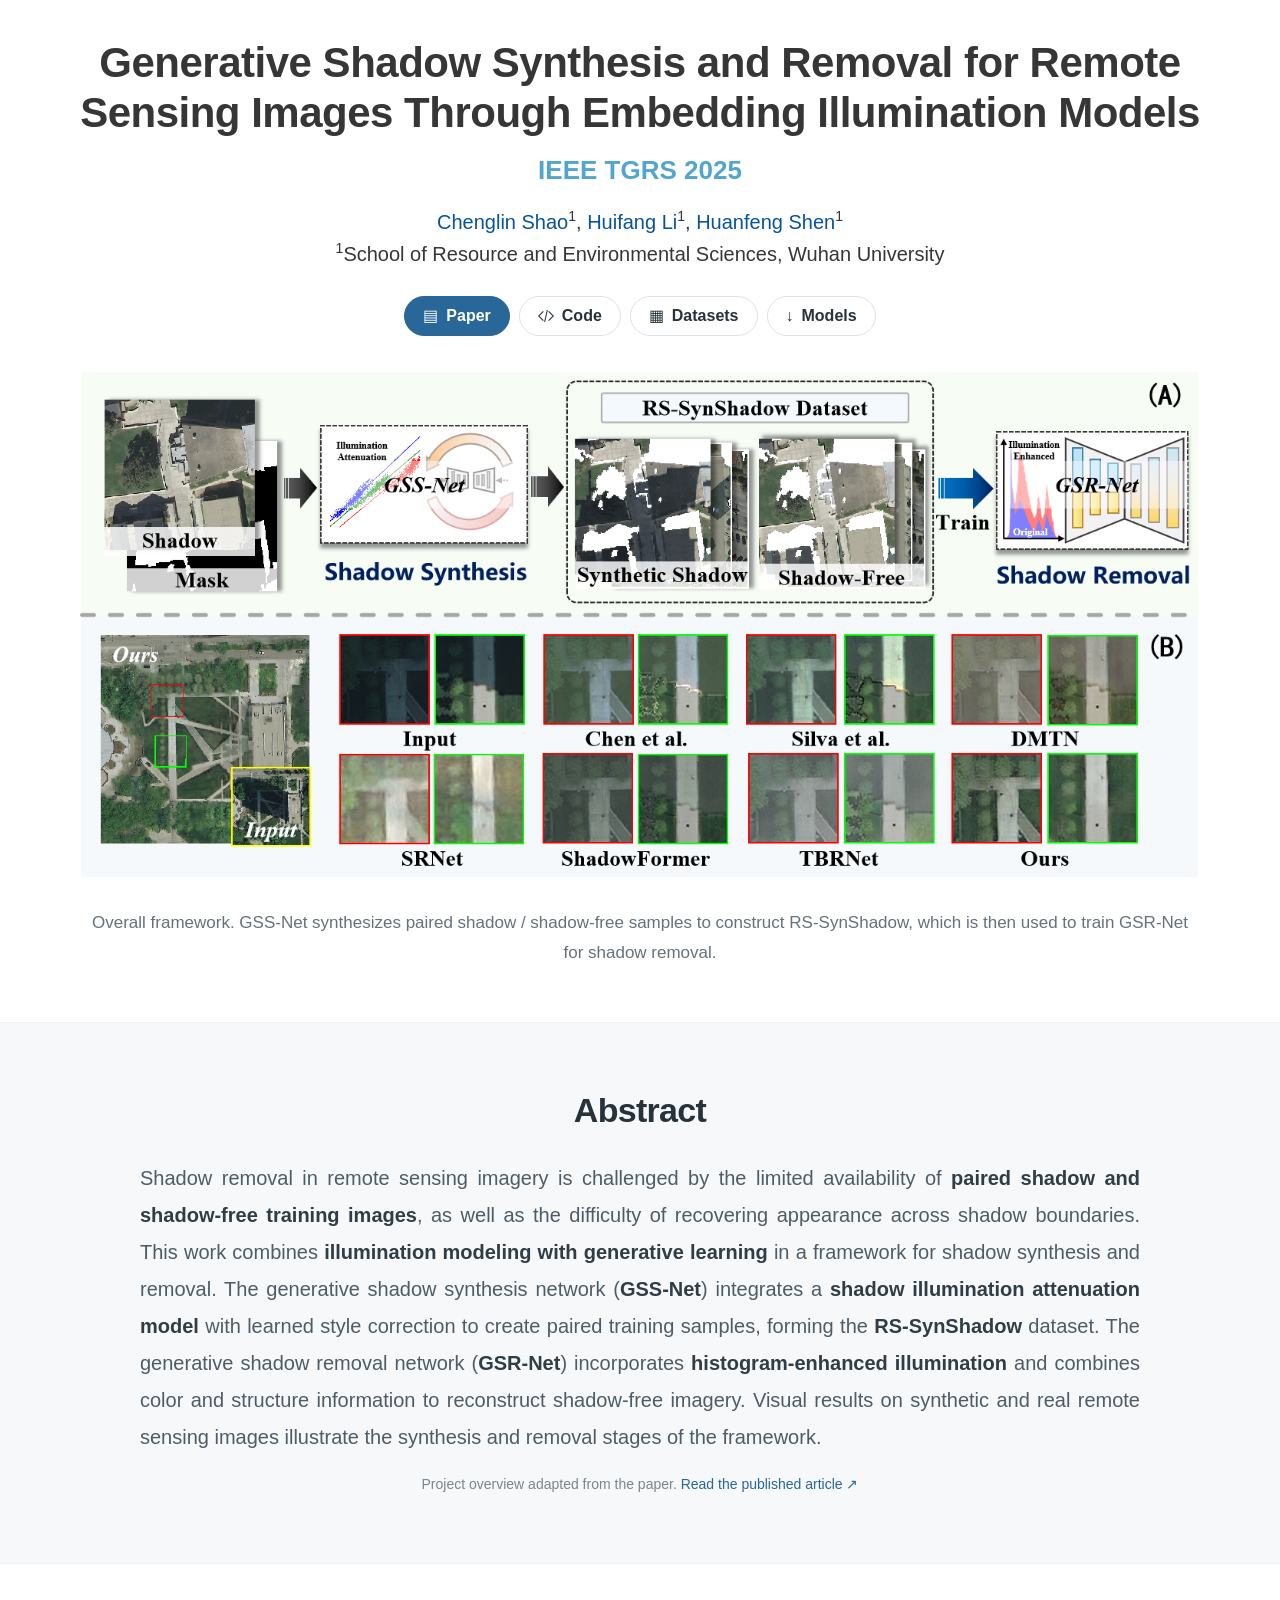
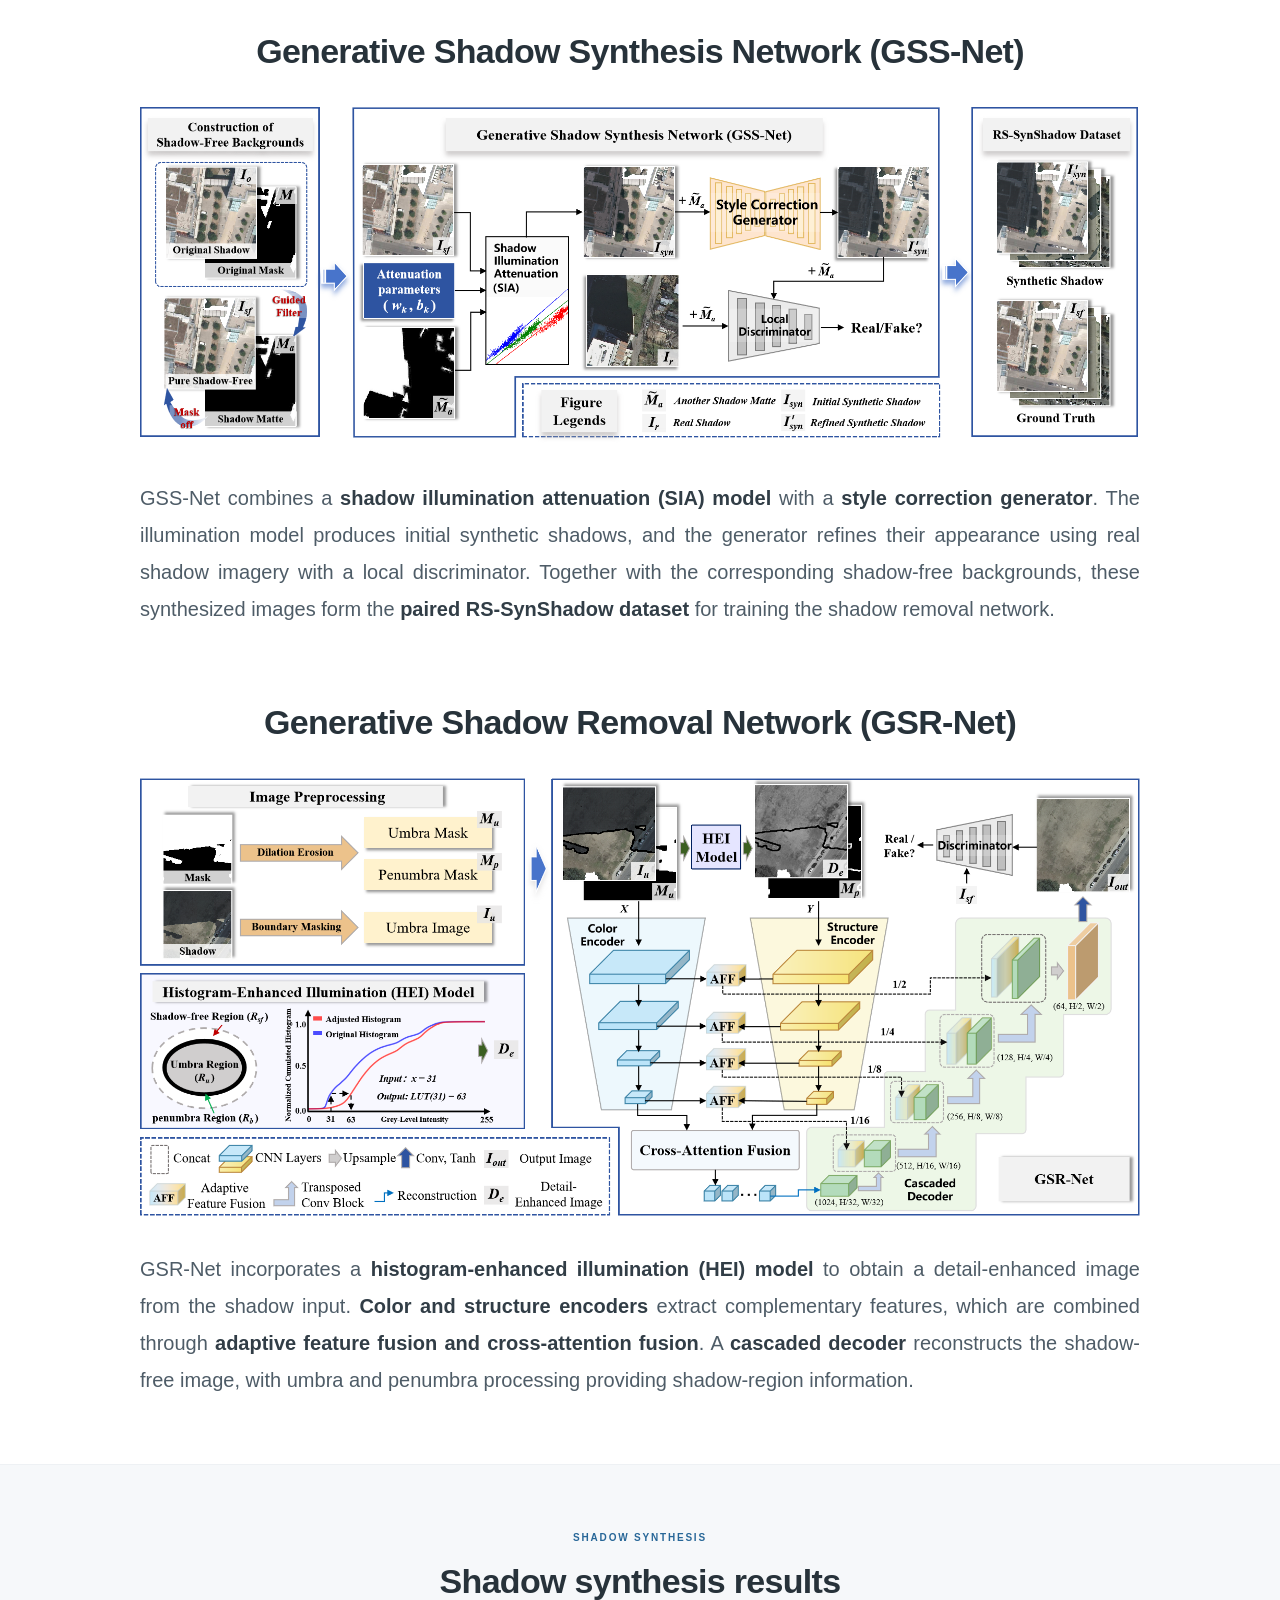
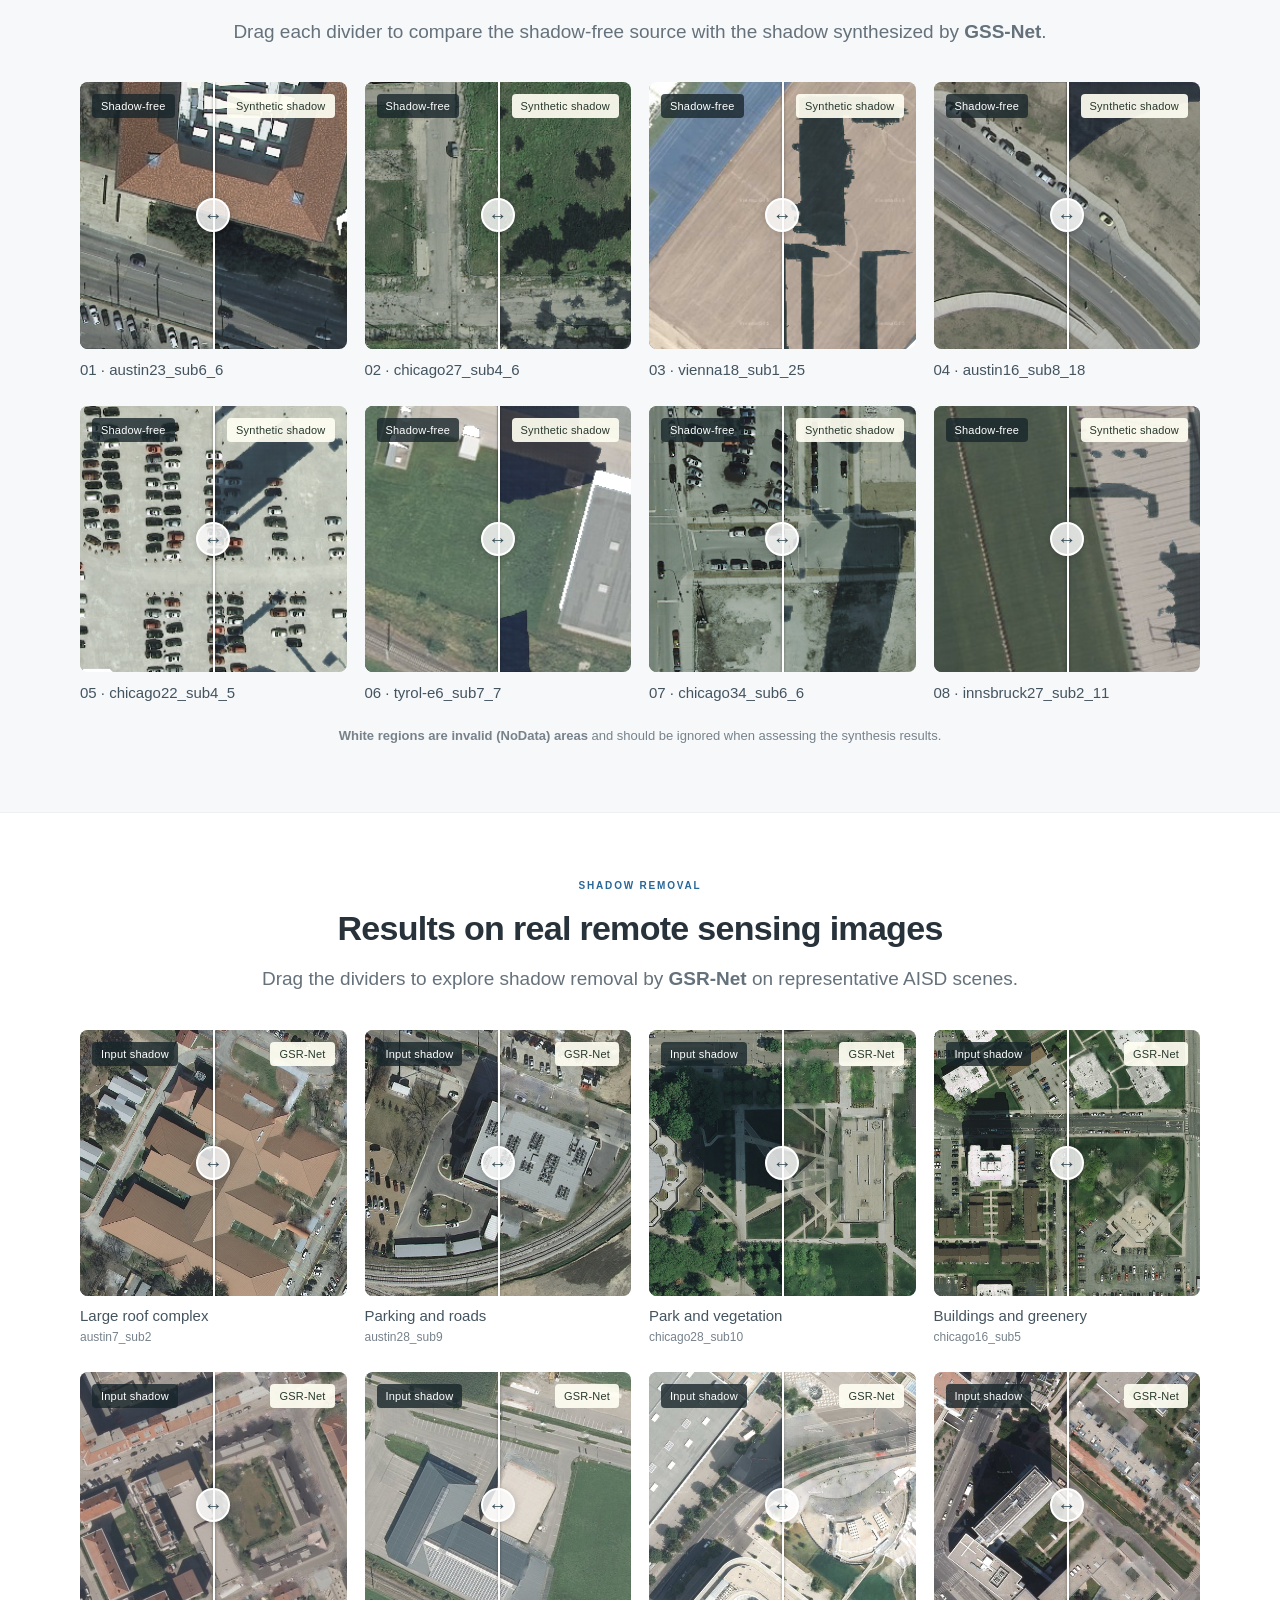
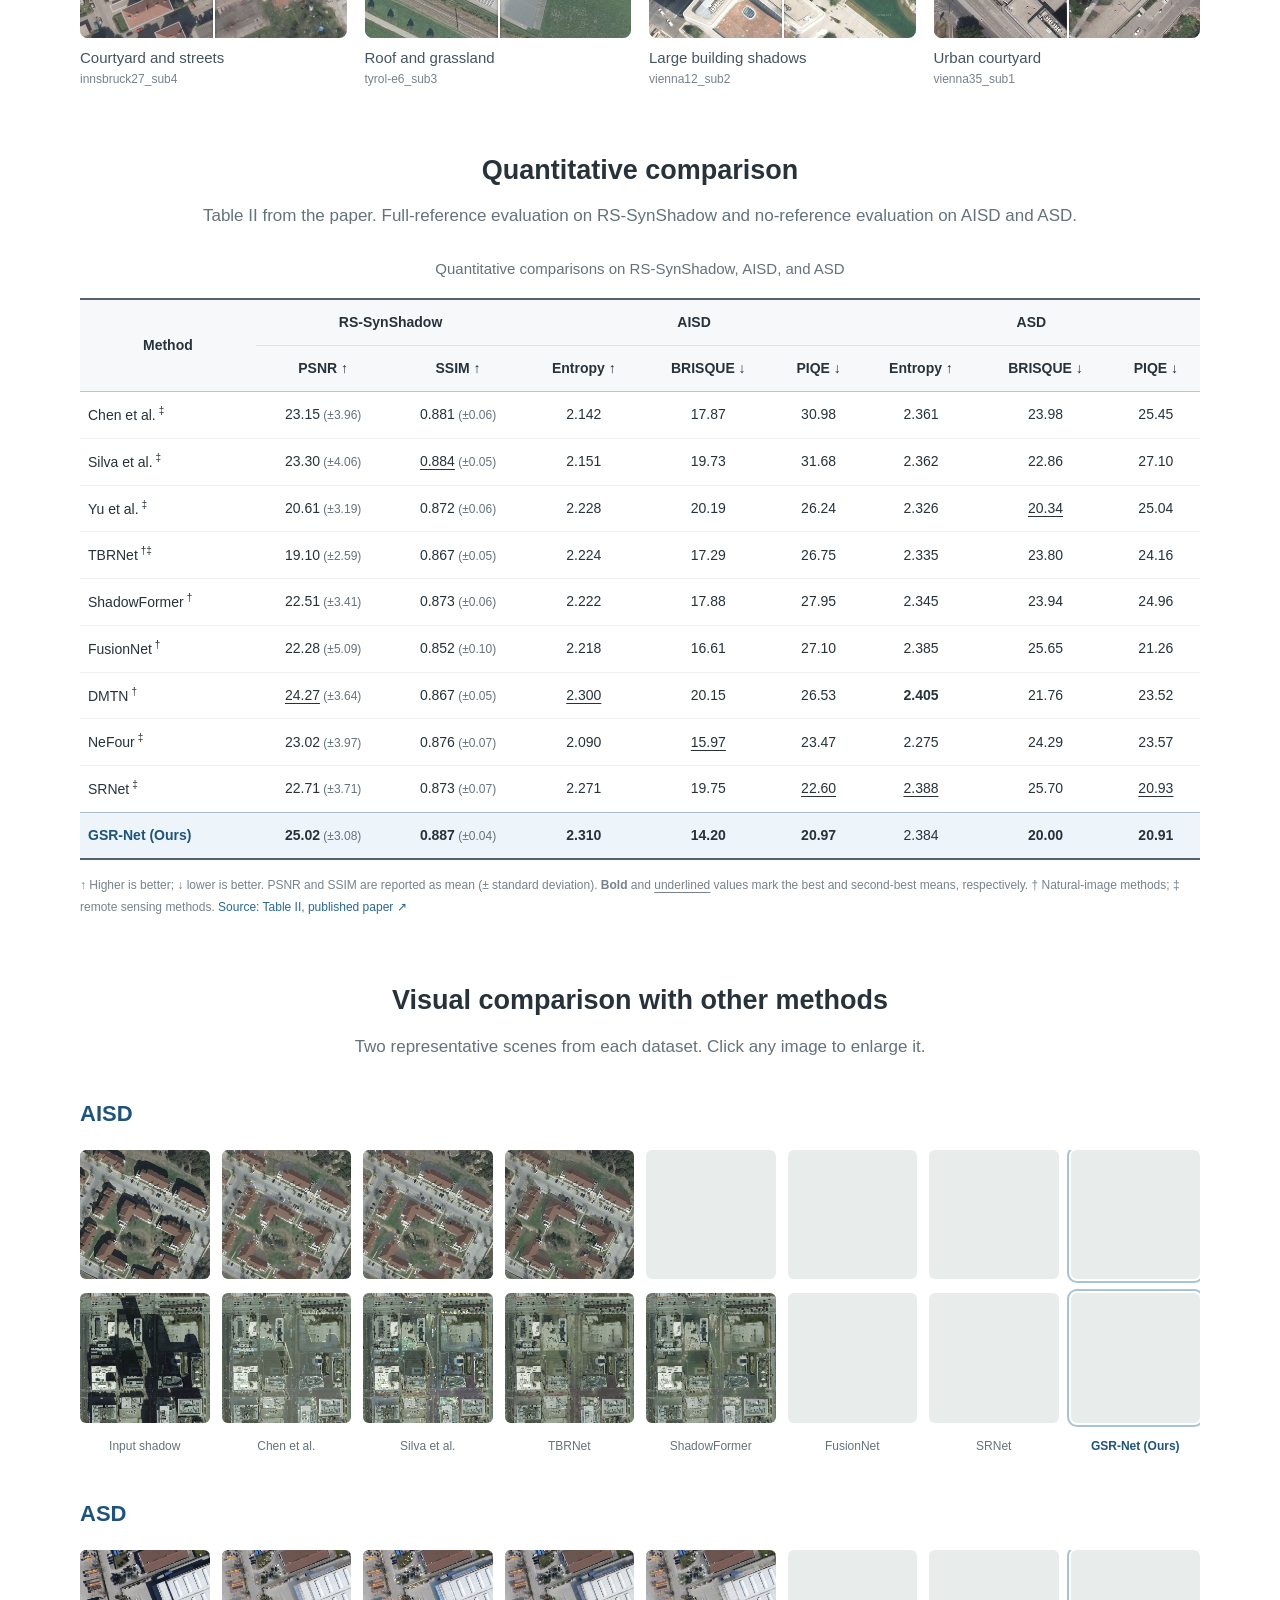
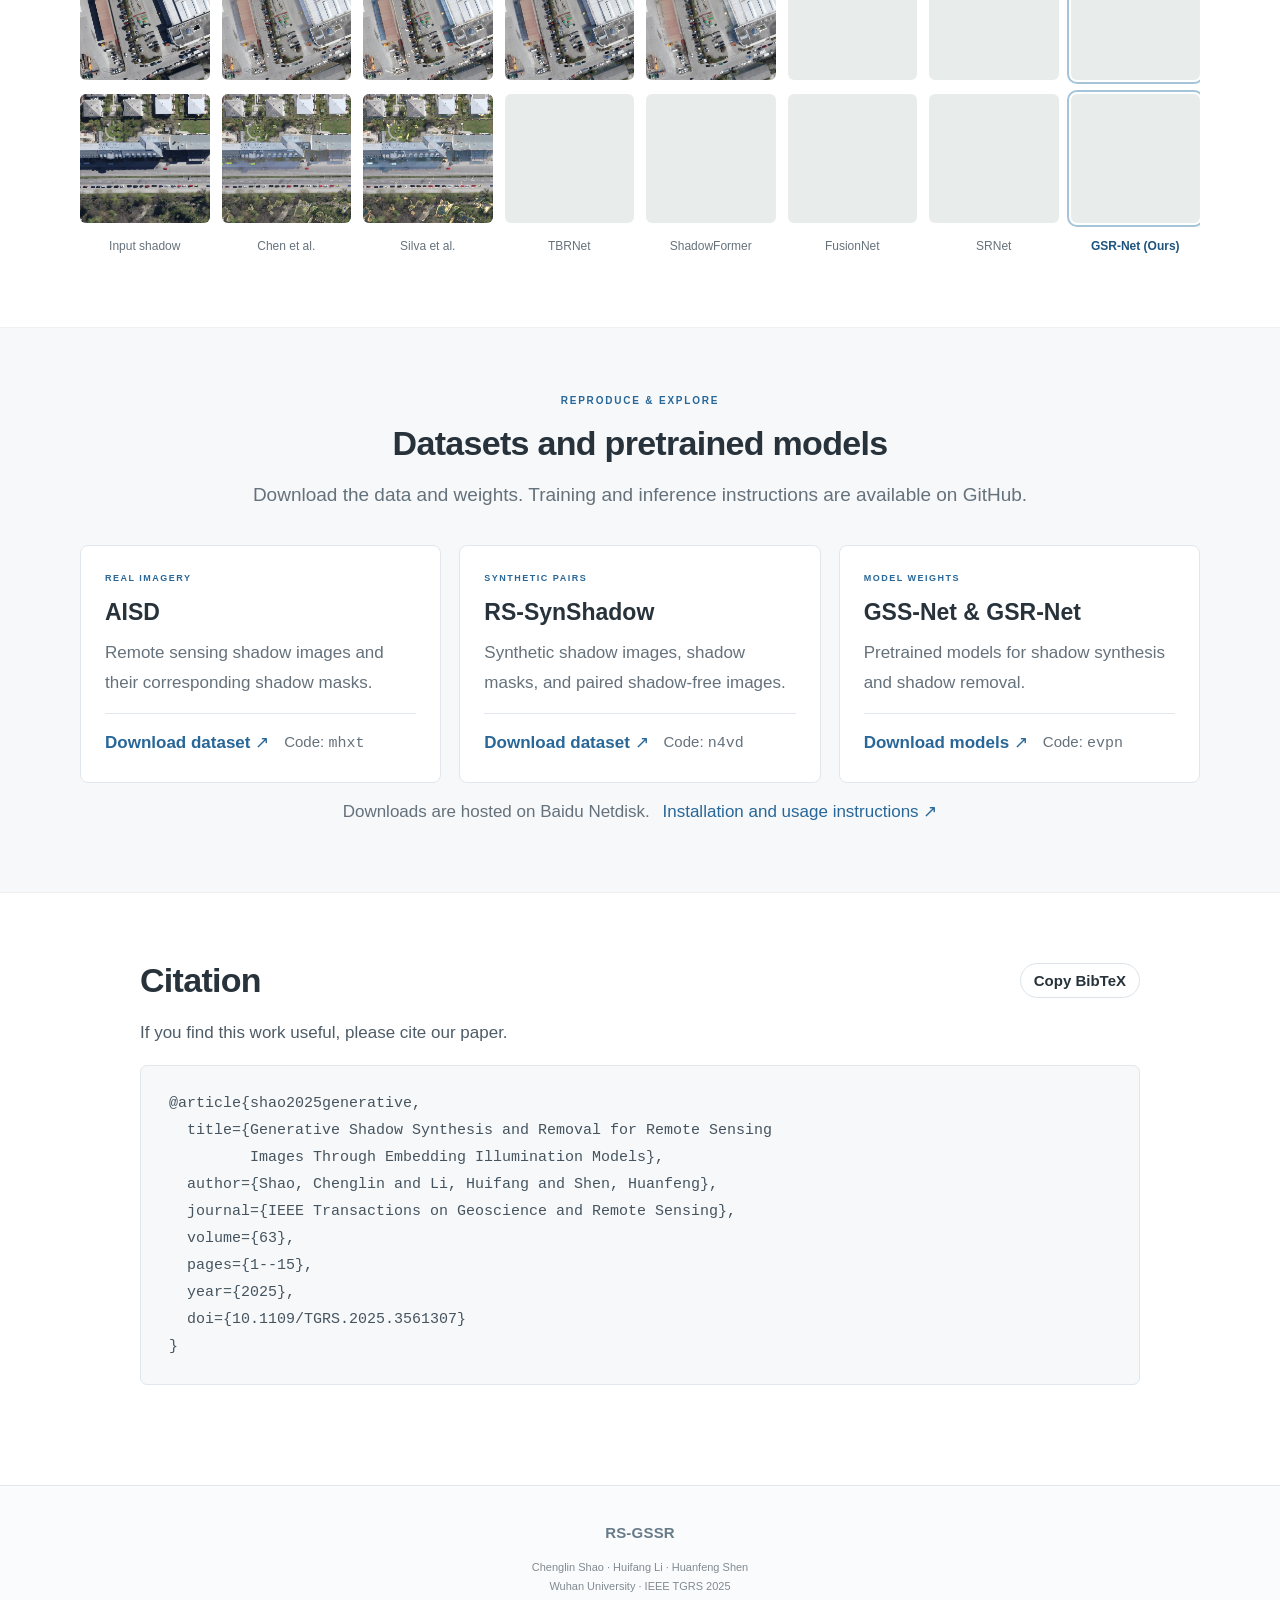
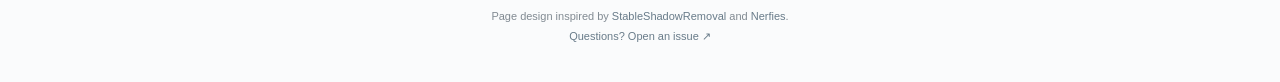
<file: docs/index.html>
<!doctype html>
<html lang="en">
<head>
  <meta charset="utf-8">
  <meta name="viewport" content="width=device-width, initial-scale=1">
  <meta name="description" content="RS-GSSR: Generative Shadow Synthesis and Removal for Remote Sensing Images Through Embedding Illumination Models. IEEE TGRS 2025. Explore interactive comparisons and all 51 AISD test results.">
  <meta property="og:title" content="RS-GSSR · Shadow Synthesis and Removal">
  <meta property="og:description" content="Illumination modeling meets generative learning for remote sensing imagery. IEEE TGRS 2025.">
  <meta property="og:image" content="https://fzzfrs.github.io/RS-GSSR/assets/social-preview.jpg">
  <meta property="og:url" content="https://fzzfrs.github.io/RS-GSSR/">
  <link rel="canonical" href="https://fzzfrs.github.io/RS-GSSR/">
  <meta name="theme-color" content="#ffffff">
  <title>RS-GSSR | Remote Sensing Shadow Synthesis & Removal</title>
  <link rel="icon" href="favicon.svg" type="image/svg+xml">
  <link rel="stylesheet" href="style.css">
  <link rel="stylesheet" href="publication-header.css">
  <link rel="stylesheet" href="project-content.css?v=20261017-labels">
  <script src="data.js?v=20261017-512" defer></script>
  <script src="synthesis-data.js" defer></script>
  <script src="removal-data.js?v=20261017-new-scenes" defer></script>
  <script src="app.js?v=20261017-labels" defer></script>
</head>
<body class="project-page">
<a class="skip-link" href="#main">Skip to content</a>
<main id="main">
  <section class="hero container">
    <div class="publication-header">
      <h1>Generative Shadow Synthesis and Removal for Remote Sensing Images Through Embedding Illumination Models</h1>
      <p class="venue">IEEE TGRS 2025</p>
      <p class="authors"><span class="author">Chenglin Shao<sup>1</sup></span>, <span class="author"><a href="https://jszy.whu.edu.cn/lihuifang1/en/index/428344/list/index.htm" target="_blank" rel="noopener">Huifang Li</a><sup>1</sup></span>, <span class="author"><a href="https://jszy.whu.edu.cn/shenhuanfeng/zh_CN/index/249089/list/index.htm" target="_blank" rel="noopener">Huanfeng Shen</a><sup>1</sup></span></p>
      <p class="affiliation"><sup>1</sup>School of Resource and Environmental Sciences, Wuhan University</p>
    </div>
    <div class="resource-buttons">
      <a class="button primary" href="https://doi.org/10.1109/TGRS.2025.3561307" target="_blank" rel="noopener"><span aria-hidden="true">▤</span> Paper</a>
      <a class="button" href="https://github.com/fzzfRS/RS-GSSR" target="_blank" rel="noopener"><svg viewBox="0 0 24 24" aria-hidden="true"><path d="M8 5 1 12l7 7m8-14 7 7-7 7M14 3l-4 18"/></svg> Code</a>
      <a class="button" href="#resources"><span aria-hidden="true">▦</span> Datasets</a>
      <a class="button" href="https://pan.baidu.com/s/1l7E_-O6QMoDE_fk4E7_O1A?pwd=evpn" target="_blank" rel="noopener"><span aria-hidden="true">↓</span> Models</a>
    </div>
    <figure class="paper-figure framework-figure"><button class="figure-zoom" data-figure="overview" aria-label="Enlarge framework overview"><img src="assets/figures/overview.webp" width="1460" height="660" alt="Overall framework: GSS-Net shadow synthesis, RS-SynShadow dataset construction, and GSR-Net shadow removal, with visual comparisons." fetchpriority="high"></button><figcaption>Overall framework. GSS-Net synthesizes paired shadow / shadow-free samples to construct RS-SynShadow, which is then used to train GSR-Net for shadow removal.</figcaption></figure>
  </section>

  <section id="abstract" class="section muted-section"><div class="reading-width">
    <h2>Abstract</h2>
    <p>Shadow removal in remote sensing imagery is challenged by the limited availability of <strong>paired shadow and shadow-free training images</strong>, as well as the difficulty of recovering appearance across shadow boundaries. This work combines <strong>illumination modeling with generative learning</strong> in a framework for shadow synthesis and removal. The generative shadow synthesis network (<strong>GSS-Net</strong>) integrates a <strong>shadow illumination attenuation model</strong> with learned style correction to create paired training samples, forming the <strong>RS-SynShadow</strong> dataset. The generative shadow removal network (<strong>GSR-Net</strong>) incorporates <strong>histogram-enhanced illumination</strong> and combines color and structure information to reconstruct shadow-free imagery. Visual results on synthetic and real remote sensing images illustrate the synthesis and removal stages of the framework.</p>
    <p class="abstract-note">Project overview adapted from the paper. <a href="https://doi.org/10.1109/TGRS.2025.3561307" target="_blank" rel="noopener">Read the published article ↗</a></p>
  </div></section>

  <section id="method" class="section container">
    <article id="gss-net" class="network-method">
      <div class="section-heading"><h2>Generative Shadow Synthesis Network (GSS-Net)</h2></div>
      <figure class="paper-figure"><button class="figure-zoom" data-figure="synthesis" aria-label="Enlarge GSS-Net architecture"><img src="assets/figures/synthesis.webp" width="1963" height="662" loading="lazy" alt="GSS-Net architecture: shadow-free background construction, shadow illumination attenuation, style correction, and local discriminator."></button></figure>
      <p class="method-description">GSS-Net combines a <strong>shadow illumination attenuation (SIA) model</strong> with a <strong>style correction generator</strong>. The illumination model produces initial synthetic shadows, and the generator refines their appearance using real shadow imagery with a local discriminator. Together with the corresponding shadow-free backgrounds, these synthesized images form the <strong>paired RS-SynShadow dataset</strong> for training the shadow removal network.</p>
    </article>
    <article id="gsr-net" class="network-method">
      <div class="section-heading"><h2>Generative Shadow Removal Network (GSR-Net)</h2></div>
      <figure class="paper-figure"><button class="figure-zoom" data-figure="removal" aria-label="Enlarge GSR-Net architecture"><img src="assets/figures/removal.webp" width="1916" height="838" loading="lazy" alt="GSR-Net architecture with umbra and penumbra processing, histogram-enhanced illumination, color and structure encoders, and cascaded decoder."></button></figure>
      <p class="method-description">GSR-Net incorporates a <strong>histogram-enhanced illumination (HEI) model</strong> to obtain a detail-enhanced image from the shadow input. <strong>Color and structure encoders</strong> extract complementary features, which are combined through <strong>adaptive feature fusion and cross-attention fusion</strong>. A <strong>cascaded decoder</strong> reconstructs the shadow-free image, with umbra and penumbra processing providing shadow-region information.</p>
    </article>
  </section>

  <section id="synthesis" class="section muted-section"><div class="container">
    <div class="section-heading"><span class="eyebrow">SHADOW SYNTHESIS</span><h2>Shadow synthesis results</h2><p>Drag each divider to compare the shadow-free source with the shadow synthesized by <strong>GSS-Net</strong>.</p></div>
    <div id="synthesis-results" class="synthesis-gallery" aria-label="Interactive shadow synthesis examples"></div>
    <p class="invalid-region-note"><strong>White regions are invalid (NoData) areas</strong> and should be ignored when assessing the synthesis results.</p>
  </div></section>

  <section id="results" class="section container">
    <div class="section-heading"><span class="eyebrow">SHADOW REMOVAL</span><h2>Results on real remote sensing images</h2><p>Drag the dividers to explore shadow removal by <strong>GSR-Net</strong> on representative AISD scenes.</p></div>
    <div id="removal-showcase" class="removal-gallery" aria-label="AISD shadow removal before and after comparisons"></div>
    <div id="quantitative-results" class="results-block">
      <h3>Quantitative comparison</h3>
      <p class="results-intro">Table II from the paper. Full-reference evaluation on RS-SynShadow and no-reference evaluation on AISD and ASD.</p>
      <div class="table-scroll" role="region" aria-label="Quantitative comparison on three datasets" tabindex="0"><table id="quantitative-table" class="quantitative-table"><caption>Quantitative comparisons on RS-SynShadow, AISD, and ASD</caption><thead><tr><th scope="col" rowspan="2">Method</th><th scope="colgroup" colspan="2">RS-SynShadow</th><th scope="colgroup" colspan="3">AISD</th><th scope="colgroup" colspan="3">ASD</th></tr><tr><th scope="col">PSNR ↑</th><th scope="col">SSIM ↑</th><th scope="col">Entropy ↑</th><th scope="col">BRISQUE ↓</th><th scope="col">PIQE ↓</th><th scope="col">Entropy ↑</th><th scope="col">BRISQUE ↓</th><th scope="col">PIQE ↓</th></tr></thead><tbody></tbody></table></div>
      <p class="table-note">↑ Higher is better; ↓ lower is better. PSNR and SSIM are reported as mean (± standard deviation). <strong>Bold</strong> and <span class="second-score">underlined</span> values mark the best and second-best means, respectively. † Natural-image methods; ‡ remote sensing methods. <a href="https://doi.org/10.1109/TGRS.2025.3561307" target="_blank" rel="noopener">Source: Table II, published paper ↗</a></p>
    </div>
    <div class="results-block qualitative-results">
      <h3>Visual comparison with other methods</h3>
      <p class="results-intro">Two representative scenes from each dataset. Click any image to enlarge it.</p>
      <section class="comparison-dataset" aria-labelledby="aisd-comparison-heading"><h4 id="aisd-comparison-heading">AISD</h4><div id="aisd-comparison-rows" class="method-comparison-scroll" role="region" aria-label="Two AISD scenes compared across methods" tabindex="0"></div></section>
      <section class="comparison-dataset" aria-labelledby="asd-comparison-heading"><h4 id="asd-comparison-heading">ASD</h4><div id="asd-comparison-rows" class="method-comparison-scroll" role="region" aria-label="Two ASD scenes compared across methods" tabindex="0"></div></section>
    </div>
  </section>

  <section id="resources" class="section muted-section"><div class="container">
    <div class="section-heading"><span class="eyebrow">REPRODUCE & EXPLORE</span><h2>Datasets and pretrained models</h2><p>Download the data and weights. Training and inference instructions are available on GitHub.</p></div>
    <div class="downloads"><article><span class="download-type">REAL IMAGERY</span><h3>AISD</h3><p>Remote sensing shadow images and their corresponding shadow masks.</p><div class="download-bottom"><a href="https://pan.baidu.com/s/19AtO2Y7r5wDZs0PQgA5eug" target="_blank" rel="noopener">Download dataset ↗</a><span>Code: <strong>mhxt</strong></span></div></article><article><span class="download-type">SYNTHETIC PAIRS</span><h3>RS-SynShadow</h3><p>Synthetic shadow images, shadow masks, and paired shadow-free images.</p><div class="download-bottom"><a href="https://pan.baidu.com/s/1iKLqdXszWA9wjqGS_S7h7A?pwd=n4vd" target="_blank" rel="noopener">Download dataset ↗</a><span>Code: <strong>n4vd</strong></span></div></article><article><span class="download-type">MODEL WEIGHTS</span><h3>GSS-Net & GSR-Net</h3><p>Pretrained models for shadow synthesis and shadow removal.</p><div class="download-bottom"><a href="https://pan.baidu.com/s/1l7E_-O6QMoDE_fk4E7_O1A?pwd=evpn" target="_blank" rel="noopener">Download models ↗</a><span>Code: <strong>evpn</strong></span></div></article></div>
    <p class="figure-caption">Downloads are hosted on Baidu Netdisk. <a href="https://github.com/fzzfRS/RS-GSSR#-environment-and-installation" target="_blank" rel="noopener">Installation and usage instructions ↗</a></p>
  </div></section>

  <section id="citation" class="section reading-width"><div class="citation-heading"><h2>Citation</h2><button id="copy-citation" class="button small" type="button">Copy BibTeX</button></div><p>If you find this work useful, please cite our paper.</p>
<pre class="citation"><code id="bibtex">@article{shao2025generative,
  title={Generative Shadow Synthesis and Removal for Remote Sensing
         Images Through Embedding Illumination Models},
  author={Shao, Chenglin and Li, Huifang and Shen, Huanfeng},
  journal={IEEE Transactions on Geoscience and Remote Sensing},
  volume={63},
  pages={1--15},
  year={2025},
  doi={10.1109/TGRS.2025.3561307}
}</code></pre><p id="copy-status" class="copy-status" role="status"></p></section>
</main>
<footer class="footer"><a class="wordmark" href="index.html">RS-GSSR</a><p>Chenglin Shao · Huifang Li · Huanfeng Shen<br>Wuhan University · IEEE TGRS 2025</p><p>Page design inspired by <a href="https://hiahia1369.github.io/project/StableShadowRemoval/" target="_blank" rel="noopener">StableShadowRemoval</a> and <a href="https://nerfies.github.io/" target="_blank" rel="noopener">Nerfies</a>.<br><a href="https://github.com/fzzfRS/RS-GSSR/issues" target="_blank" rel="noopener">Questions? Open an issue ↗</a></p></footer>
<dialog id="image-dialog" aria-label="Enlarged figure"><button class="dialog-close" aria-label="Close enlarged figure">×</button><img alt=""><p></p></dialog>
</body></html>
</file>
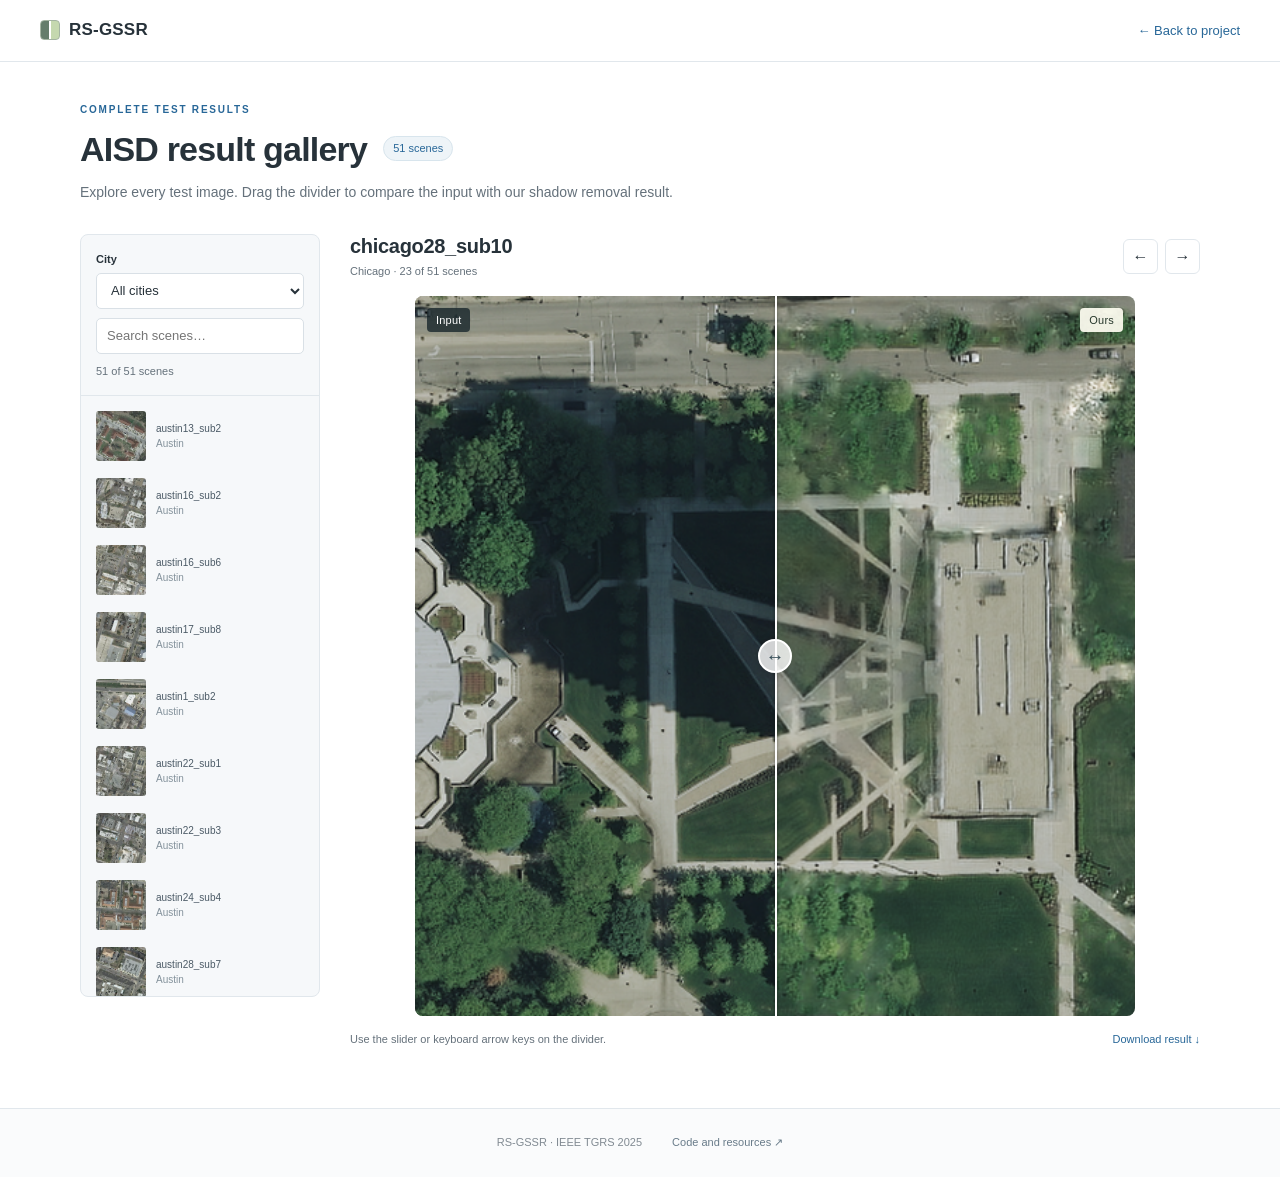
<file: docs/gallery.html>
<!doctype html>
<html lang="en"><head><meta charset="utf-8"><meta name="viewport" content="width=device-width, initial-scale=1"><meta name="description" content="Browse all 51 AISD shadow removal test results from RS-GSSR. Filter by city and compare inputs and outputs interactively."><meta name="theme-color" content="#ffffff"><title>Full AISD Gallery | RS-GSSR</title><link rel="icon" href="favicon.svg" type="image/svg+xml"><link rel="stylesheet" href="style.css"><script src="data.js?v=20261017-512" defer></script><script src="app.js" defer></script></head>
<body class="gallery-page"><a class="skip-link" href="#main">Skip to content</a><header class="site-header"><nav class="nav-wrap" aria-label="Main navigation"><a class="wordmark" href="index.html"><span class="brand-symbol" aria-hidden="true"></span>RS-GSSR</a><a class="back-link" href="index.html#results">← Back to project</a></nav></header>
<main id="main" class="container gallery-main"><div class="gallery-intro"><span class="eyebrow">COMPLETE TEST RESULTS</span><h1>AISD result gallery<span class="count-badge">51 scenes</span></h1><p>Explore every test image. Drag the divider to compare the input with our shadow removal result.</p></div>
<div class="gallery-layout"><aside class="scene-sidebar" aria-label="Choose a scene"><div class="filter-controls"><label for="city-filter">City</label><select id="city-filter"><option value="all">All cities</option></select><label class="sr-only" for="scene-search">Search scene names</label><input type="search" id="scene-search" placeholder="Search scenes…" autocomplete="off"><p id="filter-count" role="status">51 scenes</p></div><div id="scene-list" class="scene-list"></div></aside><section class="gallery-viewer" aria-label="Selected image comparison"><div class="viewer-heading"><div><h2 id="scene-title">AISD</h2><p id="scene-meta"></p></div><div class="scene-nav"><button id="previous-scene" class="icon-button" aria-label="Previous scene">←</button><button id="next-scene" class="icon-button" aria-label="Next scene">→</button></div></div><div id="gallery-comparison"></div><div class="viewer-bottom"><span>Use the slider or keyboard arrow keys on the divider.</span><a id="download-result" download>Download result ↓</a></div><p class="gallery-empty" id="gallery-empty" hidden>No scenes match your search. Try another name or city.</p></section></div>
</main><footer class="footer compact"><p>RS-GSSR · IEEE TGRS 2025</p><a href="https://github.com/fzzfRS/RS-GSSR" target="_blank" rel="noopener">Code and resources ↗</a></footer></body></html>
</file>
<file: docs/style.css>
:root{--ink:#27323a;--subtle:#65717b;--blue:#286798;--blue-dark:#1e537e;--line:#e1e7ec;--wash:#f6f8fa;--radius:8px}*{box-sizing:border-box}html{scroll-behavior:smooth;scroll-padding-top:84px}body{margin:0;background:#fff;color:var(--ink);font-family:Inter,"Segoe UI",Arial,sans-serif;font-size:16px;line-height:1.65}a{color:var(--blue);text-decoration:none}a:hover{text-decoration:underline}button,input,select{font:inherit}button,a,input,select,summary{-webkit-tap-highlight-color:transparent}:focus-visible{outline:3px solid #5ba2d4;outline-offset:4px}button{cursor:pointer}img{display:block;max-width:100%;height:auto}figure{margin:0}h1,h2,h3,p{margin-top:0}h2{font-size:30px;line-height:1.25;letter-spacing:-.7px;font-weight:650}h3{font-size:18px;line-height:1.4;font-weight:600}p{margin-bottom:16px}.container{width:min(1120px,calc(100% - 64px));margin-inline:auto}.reading-width{width:min(840px,calc(100% - 64px));margin-inline:auto}.site-header{height:62px;border-bottom:1px solid var(--line);background:rgba(255,255,255,.97);position:sticky;top:0;z-index:20;backdrop-filter:blur(12px)}.nav-wrap{height:100%;width:min(1200px,calc(100% - 48px));margin:auto;display:flex;align-items:center;justify-content:space-between;gap:20px}.wordmark{color:var(--ink);font-weight:750;letter-spacing:.2px;font-size:17px;display:inline-flex;align-items:center;gap:9px;white-space:nowrap}.wordmark:hover{text-decoration:none}.brand-symbol{width:20px;height:20px;border-radius:4px;background:linear-gradient(90deg,#657d6b 0 45%,white 45% 55%,#c5d8af 55%);border:1px solid #a4b4a2}.nav-links{display:flex;gap:27px;font-size:13px}.nav-links a{color:#5b6872}.nav-links a:last-child{color:var(--blue);font-weight:600}.hero{text-align:center;padding-top:44px;padding-bottom:54px}.venue{color:var(--blue);font-size:11px;font-weight:700;letter-spacing:1.65px;margin-bottom:19px}.hero h1{font-size:37px;line-height:1.22;font-weight:650;letter-spacing:-1.2px;margin-bottom:22px;color:#243039}.hero h1 span{font-size:.87em;font-weight:500;color:#4d5b65}.authors{display:flex;gap:26px;justify-content:center;font-size:18px;margin-bottom:3px}.authors span{color:var(--blue)}.affiliation{font-size:14px;color:var(--subtle);margin-bottom:23px}.resource-buttons{display:flex;gap:9px;justify-content:center;margin-bottom:36px}.button{display:inline-flex;align-items:center;justify-content:center;gap:8px;min-height:40px;padding:8px 18px;border-radius:24px;border:1px solid #dde3e8;background:white;color:var(--ink);font-size:14px;font-weight:550;line-height:1.4;white-space:nowrap;transition:background .15s,transform .15s}.button:hover{background:#eef3f7;text-decoration:none;transform:translateY(-1px)}.button svg{width:16px;height:16px;fill:none;stroke:currentColor;stroke-width:1.6}.button.primary{background:var(--blue);border-color:var(--blue);color:white}.button.primary:hover{background:var(--blue-dark)}.hero-showcase{display:grid;grid-template-columns:repeat(3,1fr);gap:16px}.hero-example{min-width:0}.hero-example>p{font-size:12px;text-align:left;color:var(--subtle);margin:7px 0 0}.compare{position:relative;aspect-ratio:1;overflow:hidden;background:#e5eae8;border-radius:var(--radius);isolation:isolate;--split:50%}.compare>img{position:absolute;width:100%;height:100%;inset:0;object-fit:contain}.compare>.compare-input{clip-path:inset(0 calc(100% - var(--split)) 0 0);z-index:1}.compare::after{content:"";position:absolute;top:0;bottom:0;left:var(--split);width:2px;background:white;box-shadow:0 0 3px #0006;z-index:2;pointer-events:none}.compare-label{position:absolute;top:12px;left:12px;background:#17252bc9;color:white;padding:3px 9px;border-radius:4px;font-size:11px;letter-spacing:.2px;z-index:3;pointer-events:none}.compare-label.after{left:auto;right:12px;background:#fffef2eb;color:#27382c}.compare-handle{position:absolute;top:50%;left:var(--split);transform:translate(-50%,-50%);width:34px;height:34px;background:#fffc;border:2px solid white;color:#344b56;border-radius:50%;display:grid;place-items:center;font-size:19px;z-index:4;box-shadow:0 1px 8px #0003;pointer-events:none}.compare input[type=range]{position:absolute;inset:0;width:100%;height:100%;opacity:0;margin:0;cursor:ew-resize;z-index:5;touch-action:pan-y}.compare:focus-within{outline:3px solid #75b3df;outline-offset:3px}.figure-caption{font-size:12px;line-height:1.65;text-align:center;color:var(--subtle);margin:14px 0 0}.figure-caption a{margin-left:8px}.drag-icon{font-size:17px;margin-right:5px}.hero-summary{font-size:19px;font-weight:550;margin:28px 0 0;line-height:1.65}.hero-summary span{font-size:14px;font-weight:400;color:var(--subtle)}.section{padding-top:65px;padding-bottom:65px}.muted-section{background:var(--wash);border-top:1px solid #eef1f4;border-bottom:1px solid #eef1f4}.reading-width h2{text-align:center}.reading-width>p{text-align:justify;color:#4e5c67;line-height:1.9}.abstract-note{font-size:12px!important;text-align:center!important;margin-bottom:0!important;color:#7b858d!important}.section-heading{text-align:center;max-width:860px;margin:0 auto 34px}.section-heading h2{margin-bottom:12px}.section-heading p{font-size:15px;color:var(--subtle);margin-bottom:0}.eyebrow{display:block;color:var(--blue);font-size:10px;font-weight:750;letter-spacing:1.8px;margin-bottom:12px}.paper-figure{border:1px solid var(--line);padding:16px 16px 11px;border-radius:8px;background:white}.figure-zoom{padding:0;background:transparent;border:0;width:100%;cursor:zoom-in}.paper-figure figcaption{font-size:12px;color:var(--subtle);text-align:center;margin-top:14px}.method-notes{display:grid;grid-template-columns:1fr 1fr;gap:44px;margin-top:30px}.method-notes h3{font-size:16px;margin-bottom:10px}.method-notes h3 span{font-size:12px;color:var(--blue);margin-right:9px}.method-notes p{font-size:14px;color:var(--subtle);margin-bottom:0}.architecture{margin-top:30px;border-top:1px solid var(--line);border-bottom:1px solid var(--line)}.architecture summary{cursor:pointer;padding:16px 0;list-style:none;font-size:14px;font-weight:550;display:flex;justify-content:space-between}.architecture summary::-webkit-details-marker{display:none}.architecture summary span{font-size:20px;line-height:1}.architecture[open] summary span{transform:rotate(45deg)}.architecture-content{padding:10px 0 24px}.architecture-content h3{margin-top:18px}.architecture-content img{background:white}.subtle{color:var(--subtle);font-size:13px}.synthesis-row{margin-top:24px}.synthesis-row:first-child{margin-top:0}.image-grid{display:grid;grid-template-columns:repeat(var(--cols,4),1fr);gap:14px}.result-cell{min-width:0;margin:0}.image-button{position:relative;overflow:hidden;border:0;border-radius:6px;background:#e8edeb;padding:0;display:block;width:100%;aspect-ratio:1;cursor:zoom-in}.image-button img{width:100%;height:100%;object-fit:contain}.result-cell figcaption{text-align:center;margin-top:7px;font-size:12px;color:#66727b}.result-cell.ours figcaption{font-weight:700;color:var(--blue)}.result-cell.ours .image-button{outline:2px solid #447fa9;outline-offset:2px}.example-label{font-size:11px;font-weight:650;color:#7b858e;margin-bottom:9px;letter-spacing:.3px}.synthetic-extra .image-grid{gap:10px}.dataset-tabs{display:flex;justify-content:center;border-bottom:1px solid var(--line);gap:20px;margin-bottom:28px}.dataset-tab{padding:12px 20px;background:transparent;border:0;border-bottom:2px solid transparent;color:var(--subtle);font-size:15px}.dataset-tab span{font-size:11px;margin-left:6px;color:#8a959d}.dataset-tab.active{color:var(--blue);border-bottom-color:var(--blue);font-weight:650}.dataset-panel[hidden]{display:none}.comparison-controls{display:flex;gap:16px;align-items:center;flex-wrap:wrap;margin-bottom:18px}.comparison-controls label{font-size:12px;color:var(--subtle);display:flex;gap:8px;align-items:center}.comparison-controls select,select,input[type=search]{border:1px solid #d9e0e6;border-radius:5px;color:var(--ink);background:white;padding:8px 30px 8px 10px;font-size:13px;max-width:100%}.detail-toggle{margin-left:auto;border:1px solid #d9e0e6;border-radius:5px;background:white;color:var(--subtle);padding:7px 12px;font-size:12px}.detail-toggle[aria-pressed=true]{background:#e8f1f8;color:var(--blue);border-color:#91b7d2}.comparison-grid{--cols:3}.comparison-grid.detail-mode img{transform:scale(2);transform-origin:var(--origin,50% 50%)}.detail-help{font-size:12px;color:var(--subtle);text-align:center;margin:14px 0 0;min-height:20px}.scene-pills{display:flex;gap:7px;flex-wrap:wrap;justify-content:center;margin-top:16px}.scene-pill{width:9px;height:9px;padding:0;background:#d4dde4;border:0;border-radius:50%}.scene-pill.active{background:var(--blue);outline:3px solid #e6eff6}.gallery-callout{margin-top:35px;padding:24px 28px;border-radius:8px;background:#f0f5f9;display:flex;justify-content:space-between;align-items:center;gap:24px}.gallery-callout h3{font-size:17px;margin:0 0 5px}.gallery-callout p{font-size:13px;color:var(--subtle);margin:0}.downloads{display:grid;grid-template-columns:repeat(3,1fr);gap:18px}.downloads article{border:1px solid var(--line);background:white;border-radius:8px;padding:25px 24px;display:flex;flex-direction:column}.download-type{font-size:9px;font-weight:750;letter-spacing:1.5px;color:var(--blue);margin-bottom:10px}.downloads h3{font-size:20px;margin-bottom:10px}.downloads p{font-size:13px;color:var(--subtle);line-height:1.7;flex:1}.download-bottom{border-top:1px solid var(--line);padding-top:15px;display:flex;flex-wrap:wrap;gap:6px 15px;align-items:center}.download-bottom a{font-size:13px;font-weight:550}.download-bottom span{color:var(--subtle);font-size:11px}.download-bottom strong{font-weight:500;font-family:monospace}.citation-heading{display:flex;justify-content:space-between;align-items:center;margin-bottom:15px}.citation-heading h2{margin:0}.button.small{min-height:34px;padding:6px 13px;font-size:12px}.citation-heading+p{font-size:14px;text-align:left}.citation{padding:24px 28px;background:var(--wash);border:1px solid var(--line);border-radius:7px;font-family:Consolas,monospace;font-size:12px;line-height:1.8;overflow-x:auto;color:#46545f}.copy-status{font-size:12px!important;text-align:right!important;min-height:20px;margin:0!important;line-height:1.4!important}.footer{padding:35px 30px;border-top:1px solid var(--line);background:#fafbfc;text-align:center;font-size:11px;color:#818a92}.footer>.wordmark{font-size:15px;margin-bottom:12px}.footer p{line-height:1.8;margin-bottom:10px}.footer p:last-child{margin-bottom:0}.footer a{color:#687b89}.footer.compact{display:flex;justify-content:center;gap:30px;padding:24px}.footer.compact p{margin:0}dialog{width:min(1400px,95vw);max-height:94vh;border:1px solid var(--line);border-radius:10px;padding:42px 20px 20px;box-shadow:0 15px 80px #0003}dialog::backdrop{background:#14222ccc;backdrop-filter:blur(4px)}dialog img{max-height:78vh;object-fit:contain;margin:auto}dialog p{text-align:center;font-size:13px;color:var(--subtle);margin:12px 0 0}.dialog-close{position:absolute;right:12px;top:6px;background:transparent;border:0;font-size:28px;color:#5f6c76;width:34px;height:34px}.back-link{font-size:13px}.gallery-main{padding-top:40px;padding-bottom:60px}.gallery-intro{margin-bottom:30px}.gallery-intro h1{font-size:34px;letter-spacing:-.8px;line-height:1.3;display:flex;gap:16px;align-items:center;margin-bottom:10px}.gallery-intro p{font-size:14px;color:var(--subtle);margin:0}.gallery-intro .eyebrow{margin-bottom:8px}.count-badge{font-size:11px;letter-spacing:0;font-weight:500;background:#eef4f8;border:1px solid #d8e5ed;color:var(--blue);padding:4px 9px;border-radius:15px}.gallery-layout{display:grid;grid-template-columns:240px 1fr;gap:30px;align-items:start}.scene-sidebar{border:1px solid var(--line);border-radius:8px;overflow:hidden;background:var(--wash)}.filter-controls{padding:15px;border-bottom:1px solid var(--line)}.filter-controls label{font-size:11px;font-weight:600;display:block;margin-bottom:5px}.filter-controls select,.filter-controls input{width:100%;height:36px}.filter-controls input{padding-right:10px;margin-top:9px}.filter-controls p{font-size:11px;color:var(--subtle);margin:8px 0 0}.scene-list{max-height:600px;overflow-y:auto;padding:8px;scrollbar-width:thin}.scene-item{display:flex;align-items:center;gap:10px;border:1px solid transparent;background:transparent;padding:6px;width:100%;border-radius:5px;text-align:left;margin-bottom:3px;min-height:62px}.scene-item:hover{background:#eaf0f5}.scene-item.active{background:#e5eef5;border-color:#b3cbdc}.scene-item img{width:50px;height:50px;object-fit:cover;border-radius:3px}.scene-item span{font-size:10px;overflow-wrap:anywhere;color:#4a5965;line-height:1.5}.scene-item span small{display:block;color:#83919b;font-size:10px}.gallery-viewer{min-width:0;position:sticky;top:86px}.viewer-heading{display:flex;justify-content:space-between;align-items:center;margin-bottom:16px;gap:15px}.viewer-heading h2{font-size:20px;letter-spacing:-.3px;margin:0;overflow-wrap:anywhere}.viewer-heading p{font-size:11px;color:var(--subtle);margin:3px 0 0}.scene-nav{display:flex;gap:7px}.icon-button{width:35px;height:35px;border:1px solid var(--line);border-radius:6px;background:white;color:var(--ink);flex-shrink:0}.icon-button:hover{background:var(--wash)}.icon-button:disabled{opacity:.4;cursor:default}.gallery-viewer .compare{max-width:720px;margin:auto}.viewer-bottom{display:flex;justify-content:space-between;gap:20px;font-size:11px;color:var(--subtle);margin-top:14px}.viewer-bottom a{white-space:nowrap}.gallery-empty{padding:60px 20px;text-align:center;font-size:14px;color:var(--subtle)}.sr-only,.skip-link{position:absolute;width:1px;height:1px;padding:0;margin:-1px;overflow:hidden;clip:rect(0,0,0,0);white-space:nowrap;border:0}.skip-link:focus{position:fixed;top:10px;left:10px;z-index:100;width:auto;height:auto;clip:auto;padding:10px;background:white}.gallery-viewer.empty .viewer-heading,.gallery-viewer.empty #gallery-comparison,.gallery-viewer.empty .viewer-bottom{display:none}body.dialog-open{overflow:hidden}
@media(min-width:1500px){.container{width:min(1180px,calc(100% - 80px))}.hero h1{font-size:40px}.gallery-layout{grid-template-columns:250px 1fr}}
@media(max-width:900px){.hero h1{font-size:31px}.desktop-break{display:none}.hero-showcase{gap:12px}.container{width:calc(100% - 40px)}.nav-links{gap:18px}.gallery-layout{grid-template-columns:200px 1fr;gap:20px}.viewer-bottom{flex-direction:column;gap:6px}.downloads{gap:12px}.downloads article{padding:20px 17px}.comparison-controls{gap:10px}.detail-toggle{margin-left:0}.hero{padding-top:34px}}
@media(max-width:640px){body{font-size:15px}.container,.reading-width{width:calc(100% - 32px)}.site-header{height:56px}.nav-wrap{width:calc(100% - 32px)}.nav-links{gap:16px}.nav-links a{display:none}.nav-links a:last-child{display:block}.hero{padding-top:29px;padding-bottom:35px}.venue{font-size:8px;line-height:1.8;letter-spacing:1.3px;max-width:320px;margin:0 auto 15px}.hero h1{font-size:27px;letter-spacing:-.8px;line-height:1.23;margin-bottom:18px}.hero h1 span{font-size:.82em}.authors{font-size:14px;gap:16px;flex-wrap:wrap;row-gap:0}.affiliation{font-size:11px;margin-top:6px;margin-bottom:20px}.resource-buttons{gap:6px;flex-wrap:wrap;margin-bottom:26px}.button{font-size:12px;padding:8px 13px;min-height:36px}.hero-showcase{grid-template-columns:1fr;gap:18px;max-width:400px;margin:auto}.hero-example:nth-child(n+2){display:none}.hero-example>p{text-align:center}.compare-label{font-size:10px;top:10px;left:10px}.compare-label.after{left:auto;right:10px}.figure-caption{font-size:11px}.figure-caption a{display:inline-block;margin-left:0}.hero-summary{font-size:16px;margin-top:23px}.hero-summary span{display:block;margin-top:6px;font-size:12px}.section{padding-top:40px;padding-bottom:40px}h2{font-size:25px}.reading-width>p{font-size:14px;line-height:1.85;text-align:left}.section-heading{margin-bottom:24px}.section-heading p{font-size:13px}.eyebrow{font-size:9px;margin-bottom:9px}.paper-figure{padding:7px}.paper-figure figcaption{font-size:10px;margin-top:8px;padding:0 5px 5px}.method-notes{grid-template-columns:1fr;gap:20px;margin-top:24px}.method-notes p{font-size:13px}.method-notes h3{font-size:15px;margin-bottom:7px}.image-grid{gap:8px;grid-template-columns:repeat(2,1fr)}.comparison-grid{grid-template-columns:repeat(3,1fr);gap:7px}.result-cell figcaption{font-size:10px;line-height:1.4}.image-button{border-radius:4px}.comparison-controls label{width:100%;justify-content:space-between}.comparison-controls select{max-width:75%;width:75%;font-size:12px}.detail-toggle{margin-left:auto}.dataset-tab{padding:10px 17px}.dataset-tabs{gap:10px;margin-bottom:20px}.dataset-tab span{font-size:10px}.gallery-callout{flex-direction:column;align-items:flex-start;padding:20px;gap:15px}.gallery-callout h3{font-size:16px}.downloads{grid-template-columns:1fr;gap:12px}.downloads article{padding:20px}.downloads p{margin-bottom:14px}.download-bottom{justify-content:space-between}.citation{padding:18px 15px;font-size:10px}.footer{padding:28px 20px}.gallery-intro h1{font-size:27px;flex-wrap:wrap;gap:10px}.gallery-main{padding-top:28px}.gallery-layout{display:flex;flex-direction:column-reverse;gap:25px}.gallery-viewer,.scene-sidebar{width:100%;position:static}.scene-list{display:grid;grid-template-columns:repeat(2,1fr);max-height:400px;gap:3px}.scene-item{margin:0;gap:7px}.filter-controls{display:grid;grid-template-columns:1fr 1fr;gap:7px}.filter-controls label{grid-column:1/-1;margin-bottom:0}.filter-controls input{margin:0}.filter-controls p{grid-column:1/-1;margin:0}.filter-controls select,.filter-controls input{min-width:0}.viewer-heading h2{font-size:17px}.viewer-bottom{font-size:10px}.gallery-page .compare{border-radius:6px}.footer.compact{gap:15px;font-size:10px}.synthetic-extra .image-grid{grid-template-columns:repeat(3,1fr)}}
@media(prefers-reduced-motion:reduce){html{scroll-behavior:auto}*,*::before,*::after{transition:none!important}}
</file>
<file: docs/publication-header.css>
/* Publication masthead, following the StableShadowRemoval reference. */
.hero {
  padding-top: 38px;
}

.publication-header {
  width: min(1320px, calc(100vw - 64px));
  margin-left: 50%;
  transform: translateX(-50%);
  text-align: center;
}

.publication-header h1 {
  margin: 0 0 12px;
  color: #363636;
  font-size: 42px;
  font-weight: 700;
  line-height: 1.2;
  letter-spacing: -0.5px;
  text-wrap: balance;
}

.publication-header .venue {
  margin: 0 0 17px;
  max-width: none;
  color: #52a5cf;
  font-size: 26px;
  font-weight: 600;
  line-height: 1.5;
  letter-spacing: 0;
}

.publication-header .authors {
  display: block;
  margin: 0;
  color: #363636;
  font-size: 20px;
  font-weight: 400;
  line-height: 1.5;
}

.publication-header .author {
  color: #07549a;
  white-space: nowrap;
}

.publication-header .author a {
  color: inherit;
}

.publication-header sup {
  color: #363636;
  font-size: 70%;
  line-height: 0;
  vertical-align: super;
}

.publication-header .affiliation {
  margin: 2px 0 27px;
  color: #363636;
  font-size: 20px;
  font-weight: 400;
  line-height: 1.5;
}

@media (max-width: 900px) {
  .publication-header {
    width: calc(100vw - 40px);
  }

  .publication-header h1 {
    font-size: 34px;
  }
}

@media (max-width: 640px) {
  .hero {
    padding-top: 28px;
  }

  .publication-header {
    width: 100%;
    margin-left: 0;
    transform: none;
  }

  .publication-header h1 {
    font-size: 28px;
    letter-spacing: -0.4px;
    margin-bottom: 12px;
  }

  .publication-header .venue {
    font-size: 23px;
    margin-bottom: 14px;
  }

  .publication-header .authors {
    font-size: 16px;
    line-height: 1.8;
  }

  .publication-header .affiliation {
    font-size: 16px;
    line-height: 1.5;
    margin: 3px 0 23px;
  }
}
</file>
<file: docs/project-content.css>
/* Larger reading typography for the academic project page. */
body {
  font-size: 18px;
}

h2 {
  font-size: 34px;
  line-height: 1.3;
}

.reading-width {
  width: min(1000px, calc(100% - 64px));
}

.reading-width > p,
.method-description {
  font-size: 20px;
  line-height: 1.85;
}

.resource-buttons .button {
  font-size: 16px;
}

.paper-figure {
  padding: 0;
  border: 0;
}

.framework-figure {
  margin-top: 8px;
}

.paper-figure figcaption,
.figure-caption {
  font-size: 17px;
  line-height: 1.75;
}

.paper-figure figcaption {
  margin-top: 20px;
}

.section-heading {
  max-width: 1050px;
}

.section-heading p {
  font-size: 19px;
  line-height: 1.75;
}

.network-method + .network-method {
  margin-top: 72px;
}

.network-method {
  width: 100%;
  max-width: 1000px;
  margin-inline: auto;
}

.network-method .paper-figure {
  width: 100%;
}

.method-description {
  max-width: 1000px;
  margin: 26px auto 0;
  color: #4e5c67;
  text-align: justify;
}

#abstract p strong,
.method-description strong {
  font-weight: 700;
  color: #313d46;
}

.result-cell figcaption,
.comparison-controls label,
.comparison-controls select,
.dataset-tab {
  font-size: 17px;
}

.dataset-tab span,
.detail-toggle,
.detail-help,
.example-label,
.subtle {
  font-size: 15px;
}

.architecture summary {
  font-size: 18px;
}

.downloads h3,
.gallery-callout h3 {
  font-size: 23px;
}

.downloads p,
.gallery-callout p {
  font-size: 17px;
  line-height: 1.75;
}

.download-bottom a,
.citation-heading + p {
  font-size: 17px;
}

.download-bottom span,
.citation,
.button.small {
  font-size: 15px;
}

.reading-width > .abstract-note {
  font-size: 14px !important;
}

.invalid-region-note {
  margin: 20px auto 0;
  color: #77828b;
  font-size: 13px;
  line-height: 1.65;
  text-align: center;
}

.synthesis-gallery {
  display: grid;
  grid-template-columns: repeat(4, minmax(0, 1fr));
  gap: 24px 18px;
}

.synthesis-example {
  min-width: 0;
}

.synthesis-example figcaption {
  margin-top: 9px;
  line-height: 1.6;
}

.synthesis-scene {
  display: block;
  color: #44545f;
  font-size: 15px;
  overflow-wrap: anywhere;
}

@media (min-width: 641px) and (max-width: 900px) {
  .synthesis-gallery {
    grid-template-columns: repeat(2, minmax(0, 1fr));
  }
}

.removal-gallery {
  display: grid;
  grid-template-columns: repeat(4, minmax(0, 1fr));
  gap: 26px 18px;
}

.removal-example { min-width: 0; }
.removal-example figcaption { margin-top: 9px; line-height: 1.5; }
.removal-scene-description { display: block; font-size: 15px; color: #44545f; }
.removal-scene-id { display: block; font-size: 12px; color: #77828b; }
.results-block { margin-top: 64px; }
.results-block > h3 { font-size: 27px; margin-bottom: 12px; text-align: center; }
.results-intro { font-size: 17px; line-height: 1.75; color: var(--subtle); text-align: center; margin-bottom: 26px; }
.table-scroll, .method-comparison-scroll { overflow-x: auto; scrollbar-width: thin; }
.quantitative-table { width: 100%; min-width: 1000px; border-collapse: collapse; font-size: 14px; font-variant-numeric: tabular-nums; text-align: center; border-top: 2px solid #52616d; border-bottom: 2px solid #52616d; }
.quantitative-table caption { font-size: 15px; color: var(--subtle); margin-bottom: 16px; }
.quantitative-table th, .quantitative-table td { padding: 11px 8px; white-space: nowrap; }
.quantitative-table thead { background: #f6f8fa; }
.quantitative-table thead tr:last-child, .quantitative-table th[rowspan] { border-bottom: 1px solid #bac5ce; }
.quantitative-table thead tr:first-child th[colspan] { border-bottom: 1px solid #dce3e9; }
.quantitative-table tbody th { text-align: left; font-weight: 500; }
.quantitative-table sup { font-size: 10px; margin-left: 3px; }
.quantitative-table tbody tr + tr { border-top: 1px solid #eef1f4; }
.quantitative-table .ours-row { background: #eef5fa; border-top: 1px solid #a5bdce; }
.quantitative-table .ours-row th { color: var(--blue-dark); font-weight: 700; }
.score-std { color: #65717b; font-size: 12px; }
.second-score { text-decoration: underline; text-underline-offset: 3px; }
.table-note { font-size: 12px; color: #77828b; line-height: 1.8; margin: 15px 0 0; }
.comparison-dataset { margin-top: 34px; }
.comparison-dataset h4 { font-size: 22px; margin: 0 0 18px; color: var(--blue-dark); }
.method-comparison-row { min-width: 1000px; margin-bottom: 14px; }
.paper-comparison-grid { display: grid; grid-template-columns: repeat(8, minmax(0, 1fr)); gap: 12px; }
.method-comparison-labels { min-width: 1000px; padding-bottom: 5px; }
.comparison-method-label { text-align: center; font-size: 12px; color: #66727b; white-space: nowrap; }
.comparison-method-label.ours-label { color: var(--blue-dark); font-weight: 700; }
.paper-comparison-grid .ours .image-button { outline: 2px solid #a5c4d9; outline-offset: 2px; }

@media (min-width: 641px) and (max-width: 900px) {
  .removal-gallery { grid-template-columns: repeat(2, minmax(0, 1fr)); }
}

@media (max-width: 640px) {
  h2 {
    font-size: 27px;
  }

  .reading-width {
    width: calc(100% - 32px);
  }

  .reading-width > p,
  .method-description {
    font-size: 18px;
    line-height: 1.8;
    text-align: left;
  }

  .resource-buttons .button {
    font-size: 14px;
  }

  .paper-figure figcaption,
  .figure-caption,
  .section-heading p {
    font-size: 16px;
  }

  .network-method .paper-figure {
    left: 0;
    width: 100%;
    transform: none;
  }

  .network-method + .network-method {
    margin-top: 46px;
  }

  .result-cell figcaption,
  .comparison-controls label,
  .comparison-controls select,
  .detail-help {
    font-size: 14px;
  }

  .downloads h3,
  .gallery-callout h3 {
    font-size: 21px;
  }

  .synthesis-gallery {
    grid-template-columns: 1fr;
    gap: 24px;
  }

  .invalid-region-note {
    font-size: 13px;
  }

  .removal-gallery { grid-template-columns: 1fr; gap: 24px; }
  .results-block { margin-top: 44px; }
  .results-block > h3 { font-size: 24px; }
  .results-intro { font-size: 16px; text-align: left; }
  .quantitative-table { font-size: 13px; }
  .table-note { font-size: 12px; }
}
</file>
